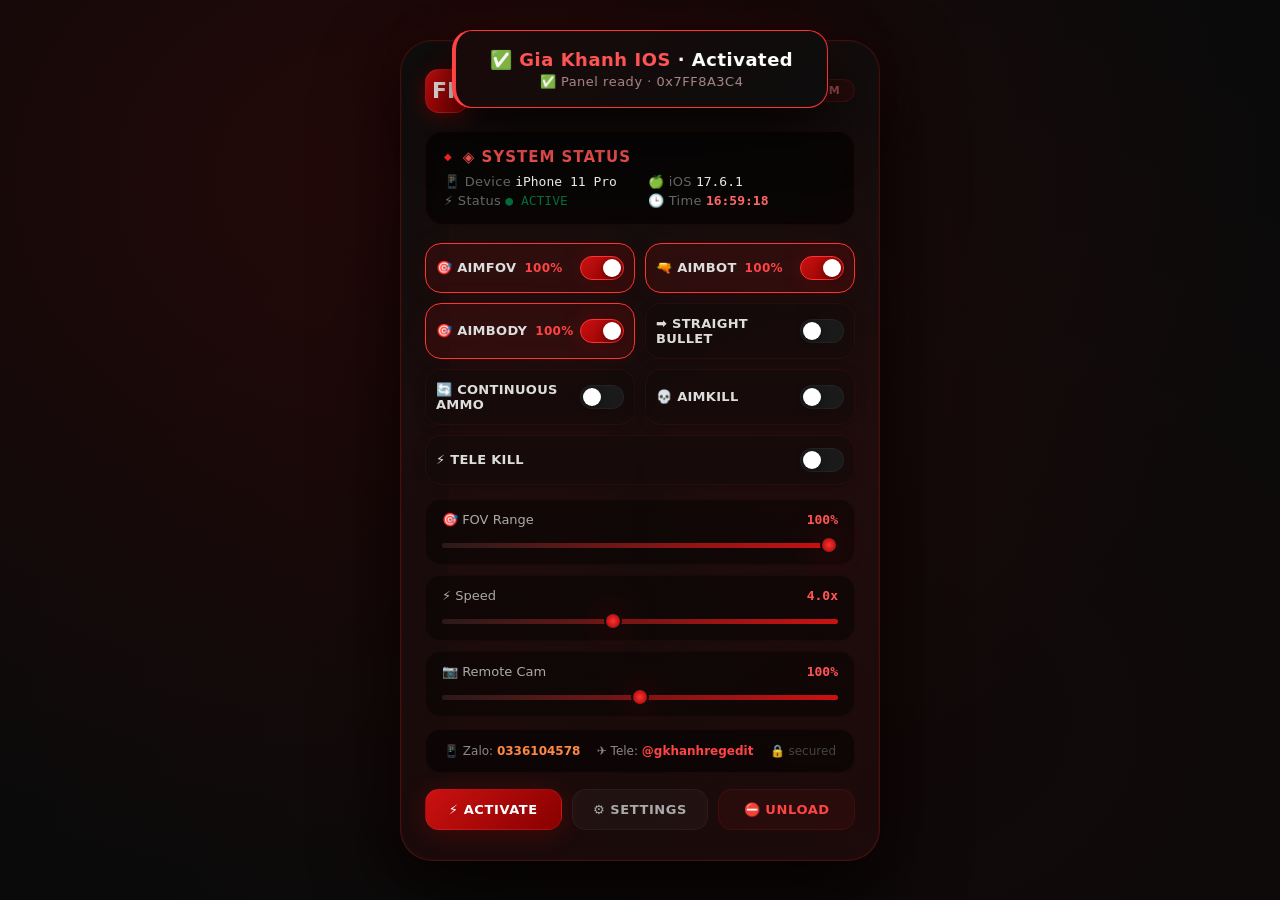
<file: index.html>
<!DOCTYPE html>
<html lang="en">
<head>
    <meta charset="UTF-8">
    <meta name="viewport" content="width=device-width, initial-scale=1.0">
    <title>Gia Khanh IOS · FF Panel v6.9</title>
    <style>
        * {
            margin: 0;
            padding: 0;
            box-sizing: border-box;
            font-family: 'Segoe UI', 'Poppins', system-ui, sans-serif;
            user-select: none;
        }

        body {
            min-height: 100vh;
            background: #0a0a0a;
            display: flex;
            justify-content: center;
            align-items: center;
            background: radial-gradient(ellipse at 30% 20%, rgba(180, 0, 0, 0.15), transparent 70%),
                        radial-gradient(ellipse at 70% 80%, rgba(80, 0, 0, 0.1), transparent 70%),
                        #0a0a0a;
            padding: 16px;
            margin: 0;
        }

        /* ── MAIN PANEL ── */
        .panel {
            width: 480px;
            max-width: 100%;
            background: linear-gradient(165deg, #0d0d0d 0%, #1a0a0a 100%);
            border-radius: 32px;
            padding: 28px 24px 30px;
            border: 1px solid rgba(255, 40, 40, 0.2);
            box-shadow: 0 30px 80px rgba(0, 0, 0, 0.9), 0 0 0 1px rgba(255, 0, 0, 0.06) inset, 0 0 60px rgba(255, 0, 0, 0.05);
            position: relative;
            overflow: hidden;
            transition: opacity 0.25s;
        }

        .panel::before {
            content: '';
            position: absolute;
            inset: -50%;
            background: conic-gradient(from 0deg, transparent, rgba(255, 20, 20, 0.04), transparent, rgba(200, 0, 0, 0.04), transparent);
            animation: rotateGlow 25s linear infinite;
            pointer-events: none;
        }

        @keyframes rotateGlow {
            0% { transform: rotate(0deg); }
            100% { transform: rotate(360deg); }
        }

        .panel::after {
            content: '';
            position: absolute;
            top: 10%;
            left: 10%;
            width: 120%;
            height: 120%;
            background: radial-gradient(circle at 20% 30%, rgba(255, 50, 50, 0.03), transparent 60%);
            pointer-events: none;
            animation: floatPulse 6s ease-in-out infinite alternate;
        }
        @keyframes floatPulse {
            0% { opacity: 0.3; transform: scale(1) translate(0, 0); }
            100% { opacity: 0.8; transform: scale(1.1) translate(-2%, -2%); }
        }

        /* ── HEADER ── */
        .header {
            display: flex;
            justify-content: space-between;
            align-items: center;
            margin-bottom: 18px;
            position: relative;
            z-index: 2;
        }

        .brand {
            display: flex;
            align-items: center;
            gap: 14px;
        }

        .brand-icon {
            width: 44px;
            height: 44px;
            background: linear-gradient(135deg, #cc1111, #880000);
            border-radius: 14px;
            display: flex;
            align-items: center;
            justify-content: center;
            font-weight: 900;
            font-size: 22px;
            color: #fff;
            box-shadow: 0 4px 20px rgba(200, 0, 0, 0.4);
            border: 1px solid rgba(255, 100, 100, 0.2);
            text-shadow: 0 0 20px rgba(255, 0, 0, 0.3);
        }

        .brand-text {
            color: #fff;
            font-size: 20px;
            font-weight: 700;
            letter-spacing: 0.3px;
        }
        .brand-text span {
            color: #ff3a3a;
            text-shadow: 0 0 20px rgba(255, 0, 0, 0.3);
        }

        .badge {
            color: #aa5555;
            font-size: 11px;
            background: rgba(255, 0, 0, 0.08);
            padding: 4px 14px;
            border-radius: 30px;
            border: 1px solid rgba(255, 50, 50, 0.15);
            font-weight: 600;
            letter-spacing: 0.4px;
            backdrop-filter: blur(4px);
        }

        /* ── STATUS CARD ── */
        .status-card {
            background: rgba(0, 0, 0, 0.6);
            border-radius: 18px;
            padding: 16px 18px;
            margin-bottom: 18px;
            border-left: 4px solid #ff2222;
            border: 1px solid rgba(255, 50, 50, 0.08);
            position: relative;
            z-index: 2;
            backdrop-filter: blur(4px);
            box-shadow: inset 0 0 40px rgba(255, 0, 0, 0.02);
        }

        .status-title {
            color: #ff5555;
            font-size: 15px;
            font-weight: 700;
            letter-spacing: 1px;
            margin-bottom: 8px;
            display: flex;
            align-items: center;
            gap: 10px;
        }
        .status-title::before {
            content: '◆';
            color: #ff2222;
            font-size: 10px;
            animation: blinkDot 1.4s infinite;
        }
        @keyframes blinkDot {
            0%, 100% { opacity: 1; }
            50% { opacity: 0.2; }
        }

        .status-grid {
            display: grid;
            grid-template-columns: 1fr 1fr;
            gap: 4px 16px;
            font-size: 13px;
            color: #bbb;
        }
        .status-grid .label {
            color: #666;
            font-weight: 500;
            letter-spacing: 0.3px;
        }
        .status-grid .value {
            color: #eee;
            font-weight: 500;
            font-family: 'SF Mono', monospace;
        }
        .status-grid .value.green {
            color: #00ff88;
            text-shadow: 0 0 20px rgba(0, 255, 136, 0.2);
        }
        .status-grid .value.red {
            color: #ff4444;
        }
        .status-grid .clock {
            font-family: 'SF Mono', monospace;
            color: #ff6666;
            font-weight: 600;
        }

        /* ── FUNCTION GRID ── */
        .func-grid {
            display: grid;
            grid-template-columns: 1fr 1fr;
            gap: 10px;
            margin: 18px 0 14px;
            position: relative;
            z-index: 2;
        }

        .func-btn {
            background: rgba(20, 10, 10, 0.7);
            border: 1px solid rgba(255, 50, 50, 0.08);
            border-radius: 16px;
            padding: 12px 10px;
            display: flex;
            justify-content: space-between;
            align-items: center;
            transition: all 0.25s ease;
            cursor: pointer;
            backdrop-filter: blur(2px);
            box-shadow: 0 2px 12px rgba(0,0,0,0.2);
        }
        .func-btn:hover {
            background: rgba(40, 15, 15, 0.8);
            border-color: rgba(255, 80, 80, 0.2);
            transform: translateY(-1px);
        }
        .func-btn.active {
            border-color: #ff3333;
            background: rgba(200, 30, 30, 0.12);
            box-shadow: 0 0 30px rgba(255, 0, 0, 0.05), inset 0 0 30px rgba(255, 0, 0, 0.03);
        }

        .func-label {
            color: #ddd;
            font-size: 13px;
            font-weight: 600;
            letter-spacing: 0.3px;
            display: flex;
            align-items: center;
            gap: 8px;
        }
        .func-label .perc {
            color: #ff4444;
            font-weight: 700;
            font-size: 12px;
        }

        .toggle-switch {
            width: 44px;
            height: 24px;
            background: #1a1a1a;
            border-radius: 14px;
            position: relative;
            border: 1px solid rgba(255,255,255,0.04);
            flex-shrink: 0;
            transition: all 0.3s ease;
        }
        .toggle-switch.active {
            background: linear-gradient(135deg, #cc1111, #880000);
            border-color: #ff3333;
            box-shadow: 0 0 24px rgba(255, 0, 0, 0.15);
        }
        .toggle-switch::after {
            content: '';
            width: 18px;
            height: 18px;
            background: #fff;
            border-radius: 50%;
            position: absolute;
            top: 2px;
            left: 2px;
            transition: all 0.3s cubic-bezier(0.34, 1.56, 0.64, 1);
            box-shadow: 0 2px 8px rgba(0,0,0,0.4);
        }
        .toggle-switch.active::after {
            left: 22px;
            background: #fff;
        }

        /* ── SLIDERS ── */
        .slider-block {
            background: rgba(0, 0, 0, 0.4);
            border-radius: 16px;
            padding: 12px 16px;
            margin-bottom: 10px;
            border: 1px solid rgba(255, 40, 40, 0.05);
            position: relative;
            z-index: 2;
        }

        .slider-head {
            display: flex;
            justify-content: space-between;
            font-size: 13px;
            color: #aaa;
            font-weight: 500;
            margin-bottom: 6px;
        }
        .slider-head .val {
            color: #ff5555;
            font-weight: 700;
            font-family: 'SF Mono', monospace;
        }

        input[type="range"] {
            width: 100%;
            height: 5px;
            -webkit-appearance: none;
            background: linear-gradient(90deg, #2a1a1a, #cc1111);
            border-radius: 4px;
            outline: none;
        }
        input[type="range"]::-webkit-slider-thumb {
            -webkit-appearance: none;
            width: 18px;
            height: 18px;
            background: radial-gradient(circle, #ff3333, #990000);
            border-radius: 50%;
            cursor: pointer;
            border: 2px solid #0d0d0d;
            box-shadow: 0 0 30px rgba(255, 0, 0, 0.3);
        }

        /* ── INFO BAR ── */
        .info-bar {
            background: rgba(0, 0, 0, 0.5);
            border-radius: 16px;
            padding: 14px 18px;
            margin: 12px 0 16px;
            border: 1px solid rgba(255, 50, 50, 0.06);
            display: flex;
            justify-content: space-between;
            align-items: center;
            flex-wrap: wrap;
            gap: 8px 12px;
            position: relative;
            z-index: 2;
            backdrop-filter: blur(4px);
        }
        .info-item {
            color: #888;
            font-size: 12px;
            font-weight: 500;
        }
        .info-item strong {
            color: #eee;
            font-weight: 600;
        }
        .info-item .zalo {
            color: #ff8844;
        }
        .info-item .tele {
            color: #ff4444;
        }

        /* ── BUTTON ROW ── */
        .action-row {
            display: grid;
            grid-template-columns: 1fr 1fr 1fr;
            gap: 10px;
            margin-top: 6px;
            position: relative;
            z-index: 2;
        }

        .btn {
            padding: 12px;
            border: none;
            border-radius: 14px;
            font-weight: 700;
            font-size: 13px;
            text-transform: uppercase;
            letter-spacing: 0.6px;
            cursor: pointer;
            transition: all 0.25s ease;
            background: rgba(30, 15, 15, 0.6);
            color: #aaa;
            border: 1px solid rgba(255, 50, 50, 0.06);
        }
        .btn-primary {
            background: linear-gradient(135deg, #cc1111, #880000);
            color: #fff;
            box-shadow: 0 4px 24px rgba(200, 0, 0, 0.25);
            border: 1px solid rgba(255, 80, 80, 0.15);
        }
        .btn-primary:hover {
            transform: scale(1.02);
            box-shadow: 0 6px 32px rgba(200, 0, 0, 0.35);
        }
        .btn-secondary {
            background: rgba(255, 255, 255, 0.03);
            border: 1px solid rgba(255, 255, 255, 0.04);
        }
        .btn-secondary:hover {
            background: rgba(255, 255, 255, 0.06);
            color: #fff;
        }
        .btn-danger {
            background: rgba(200, 30, 30, 0.08);
            color: #ff4444;
            border: 1px solid rgba(200, 30, 30, 0.15);
        }
        .btn-danger:hover {
            background: rgba(200, 30, 30, 0.15);
        }

        /* ── TOAST NOTIFICATION ── */
        .toast {
            position: fixed;
            top: 30px;
            left: 50%;
            transform: translateX(-50%) translateY(-80px);
            background: linear-gradient(135deg, #1a0a0a, #0d0d0d);
            border: 1px solid #ff3333;
            border-radius: 20px;
            padding: 18px 34px;
            box-shadow: 0 20px 60px rgba(0,0,0,0.9), 0 0 40px rgba(255, 0, 0, 0.1);
            color: #fff;
            font-weight: 600;
            font-size: 18px;
            letter-spacing: 0.5px;
            z-index: 999;
            transition: all 0.5s cubic-bezier(0.34, 1.56, 0.64, 1);
            opacity: 0;
            pointer-events: none;
            text-align: center;
            backdrop-filter: blur(10px);
            border-left: 4px solid #ff4444;
        }
        .toast.show {
            opacity: 1;
            transform: translateX(-50%) translateY(0px);
        }
        .toast .sub {
            font-size: 13px;
            color: #aa8888;
            font-weight: 400;
            margin-top: 4px;
        }
        .toast .highlight {
            color: #ff5555;
        }

        /* ── RESPONSIVE ── */
        @media (max-width: 520px) {
            .panel { padding: 20px 16px; }
            .func-grid { grid-template-columns: 1fr; }
            .action-row { grid-template-columns: 1fr; }
            .status-grid { grid-template-columns: 1fr; }
            .info-bar { flex-direction: column; align-items: stretch; text-align: center; }
        }

        ::-webkit-scrollbar { display: none; }
        * { scrollbar-width: none; }
    </style>
</head>
<body>

    <!-- ─── TOAST ─── -->
    <div id="toast" class="toast">
        <div>✅ <span class="highlight">Gia Khanh IOS</span> · Activated</div>
        <div class="sub">⚡ All systems ready · 0x7FF8A3C4</div>
    </div>

    <!-- ─── PANEL ─── -->
    <div class="panel" id="mainPanel">

        <!-- HEADER -->
        <div class="header">
            <div class="brand">
                <div class="brand-icon">FF</div>
                <div class="brand-text"><span>Gia Khanh</span> IOS</div>
            </div>
            <div class="badge">● v6.9 · PREMIUM</div>
        </div>

        <!-- STATUS CARD -->
        <div class="status-card">
            <div class="status-title">◈ SYSTEM STATUS</div>
            <div class="status-grid">
                <span><span class="label">📱 Device</span> <span class="value">iPhone 11 Pro</span></span>
                <span><span class="label">🍏 iOS</span> <span class="value">17.6.1</span></span>
                <span><span class="label">⚡ Status</span> <span class="value green" id="statusIndicator">● ACTIVE</span></span>
                <span><span class="label">🕒 Time</span> <span class="clock" id="clockDisplay">--:--:--</span></span>
            </div>
        </div>

        <!-- FUNCTIONS -->
        <div class="func-grid" id="funcGrid">
            <div class="func-btn active" data-func="aimfov">
                <span class="func-label">🎯 AIMFOV <span class="perc" id="fovLabel">100%</span></span>
                <div class="toggle-switch active" data-toggle></div>
            </div>
            <div class="func-btn active" data-func="aimbot">
                <span class="func-label">🔫 AIMBOT <span class="perc">100%</span></span>
                <div class="toggle-switch active" data-toggle></div>
            </div>
            <div class="func-btn active" data-func="aimbody">
                <span class="func-label">🎯 AIMBODY <span class="perc">100%</span></span>
                <div class="toggle-switch active" data-toggle></div>
            </div>
            <div class="func-btn" data-func="straight">
                <span class="func-label">➡️ STRAIGHT BULLET</span>
                <div class="toggle-switch" data-toggle></div>
            </div>
            <div class="func-btn" data-func="ammo">
                <span class="func-label">🔄 CONTINUOUS AMMO</span>
                <div class="toggle-switch" data-toggle></div>
            </div>
            <div class="func-btn" data-func="aimkill">
                <span class="func-label">💀 AIMKILL</span>
                <div class="toggle-switch" data-toggle></div>
            </div>
            <div class="func-btn" data-func="telekill" style="grid-column: span 2;">
                <span class="func-label">⚡ TELE KILL</span>
                <div class="toggle-switch" data-toggle></div>
            </div>
        </div>

        <!-- SLIDER: FOV -->
        <div class="slider-block">
            <div class="slider-head">
                <span>🎯 FOV Range</span>
                <span class="val" id="fovSliderVal">100%</span>
            </div>
            <input type="range" min="0" max="100" value="100" id="fovSlider">
        </div>

        <!-- SPEED + REMOTE CAM -->
        <div class="slider-block">
            <div class="slider-head">
                <span>⚡ Speed</span>
                <span class="val" id="speedVal">4.0x</span>
            </div>
            <input type="range" min="10" max="80" value="40" id="speedSlider">
        </div>

        <div class="slider-block">
            <div class="slider-head">
                <span>📷 Remote Cam</span>
                <span class="val" id="camVal">100%</span>
            </div>
            <input type="range" min="0" max="200" value="100" id="camSlider">
        </div>

        <!-- INFO BAR -->
        <div class="info-bar">
            <span class="info-item">📱 Zalo: <strong class="zalo">0336104578</strong></span>
            <span class="info-item">✈️ Tele: <strong class="tele">@gkhanhregedit</strong></span>
            <span class="info-item" style="color:#444;">🔒 secured</span>
        </div>

        <!-- ACTION ROW -->
        <div class="action-row">
            <button class="btn btn-primary" id="activateBtn">⚡ ACTIVATE</button>
            <button class="btn btn-secondary" id="settingsBtn">⚙️ SETTINGS</button>
            <button class="btn btn-danger" id="unloadBtn">⛔ UNLOAD</button>
        </div>

    </div>

    <script>
        // ================================================================
        //  GIA KHANH IOS PANEL - SIMULATION ENGINE
        //  All functions are visual / confidence-boosting only.
        // ================================================================

        (function() {
            'use strict';

            // --- DOM refs ---
            const toast = document.getElementById('toast');
            const clockEl = document.getElementById('clockDisplay');
            const statusIndicator = document.getElementById('statusIndicator');
            const fovSlider = document.getElementById('fovSlider');
            const fovLabel = document.getElementById('fovLabel');
            const fovSliderVal = document.getElementById('fovSliderVal');
            const speedSlider = document.getElementById('speedSlider');
            const speedVal = document.getElementById('speedVal');
            const camSlider = document.getElementById('camSlider');
            const camVal = document.getElementById('camVal');
            const activateBtn = document.getElementById('activateBtn');
            const settingsBtn = document.getElementById('settingsBtn');
            const unloadBtn = document.getElementById('unloadBtn');

            // --- state ---
            let isActive = true;
            let toastTimeout = null;

            // --- clock ---
            function updateClock() {
                const now = new Date();
                clockEl.textContent = now.toLocaleTimeString('vi-VN', { hour12: false });
            }
            updateClock();
            setInterval(updateClock, 1000);

            // --- toast helper ---
            function showToast(title, sub = '⚡ All systems ready · 0x7FF8A3C4') {
                if (toastTimeout) clearTimeout(toastTimeout);
                toast.querySelector('.highlight').textContent = title;
                toast.querySelector('.sub').textContent = sub;
                toast.classList.add('show');
                toastTimeout = setTimeout(() => {
                    toast.classList.remove('show');
                }, 2800);
            }

            // --- toggle function ---
            function toggleFunc(btnEl) {
                const toggle = btnEl.querySelector('[data-toggle]');
                const isOn = toggle.classList.toggle('active');
                btnEl.classList.toggle('active');

                const label = btnEl.querySelector('.func-label')?.textContent?.trim() || 'function';
                const status = isOn ? 'ON' : 'OFF';
                showToast(`${label} ${status}`, `⚡ ${label} ${isOn ? 'activated' : 'deactivated'}`);
                return isOn;
            }

            // --- attach toggles ---
            document.querySelectorAll('.func-btn').forEach(btn => {
                btn.addEventListener('click', function(e) {
                    if (e.target.closest('[data-toggle]')) return;
                    toggleFunc(this);
                });
                const toggle = btn.querySelector('[data-toggle]');
                if (toggle) {
                    toggle.addEventListener('click', function(e) {
                        e.stopPropagation();
                        toggleFunc(btn);
                    });
                }
            });

            // --- FOV slider ---
            fovSlider.addEventListener('input', function() {
                const val = this.value;
                fovLabel.textContent = val + '%';
                fovSliderVal.textContent = val + '%';
                const aimfovBtn = document.querySelector('[data-func="aimfov"] .perc');
                if (aimfovBtn) aimfovBtn.textContent = val + '%';
                showToast(`FOV ${val}%`, '🎯 Field of view updated');
            });

            // --- Speed slider ---
            speedSlider.addEventListener('input', function() {
                const raw = parseInt(this.value);
                const mapped = (raw / 10).toFixed(1);
                speedVal.textContent = mapped + 'x';
                showToast(`Speed ${mapped}x`, '⚡ Movement speed adjusted');
            });

            // --- Cam slider ---
            camSlider.addEventListener('input', function() {
                const val = this.value;
                camVal.textContent = val + '%';
                showToast(`Remote Cam ${val}%`, '📷 Camera range updated');
            });

            // --- ACTIVATE ---
            activateBtn.addEventListener('click', function() {
                isActive = true;
                statusIndicator.textContent = '● ACTIVE';
                statusIndicator.className = 'value green';
                document.querySelectorAll('.func-btn').forEach(b => {
                    if (b.dataset.func !== 'straight' && b.dataset.func !== 'ammo' && b.dataset.func !== 'aimkill' && b.dataset.func !== 'telekill') {
                        b.classList.add('active');
                        const tog = b.querySelector('[data-toggle]');
                        if (tog) tog.classList.add('active');
                    }
                });
                document.querySelector('[data-func="straight"]')?.classList.add('active');
                document.querySelector('[data-func="straight"] [data-toggle]')?.classList.add('active');
                document.querySelector('[data-func="ammo"]')?.classList.add('active');
                document.querySelector('[data-func="ammo"] [data-toggle]')?.classList.add('active');
                document.querySelector('[data-func="aimkill"]')?.classList.add('active');
                document.querySelector('[data-func="aimkill"] [data-toggle]')?.classList.add('active');
                document.querySelector('[data-func="telekill"]')?.classList.add('active');
                document.querySelector('[data-func="telekill"] [data-toggle]')?.classList.add('active');

                showToast('Gia Khanh IOS', '✅ Full system activated · 0x7FF8A3C4');
                this.textContent = '⚡ ACTIVE';
                this.style.background = 'linear-gradient(135deg, #00aa44, #006633)';
                setTimeout(() => {
                    this.textContent = '⚡ ACTIVATE';
                    this.style.background = 'linear-gradient(135deg, #cc1111, #880000)';
                }, 2000);
            });

            // --- SETTINGS ---
            settingsBtn.addEventListener('click', function() {
                const info = `
                ⚙️ GIA KHANH IOS · v6.9
                ─────────────────────
                📱 Device: iPhone 11 Pro
                🍏 iOS: 17.6.1
                🎯 FOV: ${fovSlider.value}%
                ⚡ Speed: ${(parseInt(speedSlider.value)/10).toFixed(1)}x
                📷 Cam: ${camSlider.value}%
                ─────────────────────
                🔒 Secure boot: enabled
                🧬 Kernel: 0x7FF8A3C4
                `;
                alert(info);
                showToast('Settings opened', '⚙️ Configuration panel');
            });

            // --- UNLOAD ---
            unloadBtn.addEventListener('click', function() {
                isActive = false;
                statusIndicator.textContent = '● INACTIVE';
                statusIndicator.className = 'value red';
                document.querySelectorAll('.func-btn').forEach(b => {
                    b.classList.remove('active');
                    const tog = b.querySelector('[data-toggle]');
                    if (tog) tog.classList.remove('active');
                });
                showToast('Unloaded', '⛔ All systems offline');
                this.textContent = '⛔ UNLOADED';
                setTimeout(() => {
                    this.textContent = '⛔ UNLOAD';
                }, 1500);
            });

            // --- initial toast ---
            setTimeout(() => {
                showToast('Gia Khanh IOS', '✅ Panel ready · 0x7FF8A3C4');
            }, 600);

            // --- auto-flash status ---
            setInterval(() => {
                if (isActive) {
                    const el = statusIndicator;
                    el.style.opacity = (el.style.opacity === '0.4') ? '1' : '0.4';
                }
            }, 900);

            // --- prevent layout editing ---
            Object.defineProperty(window, 'FFPanel', {
                configurable: false,
                writable: false,
                value: {
                    version: '6.9',
                    status: () => isActive ? 'ACTIVE' : 'INACTIVE',
                    toggle: (name) => {
                        const btn = document.querySelector(`[data-func="${name}"]`);
                        if (btn) toggleFunc(btn);
                    }
                }
            });

            document.querySelectorAll('.panel *').forEach(el => {
                el.setAttribute('draggable', 'false');
            });

            console.log('🔒 Gia Khanh IOS Panel v6.9 loaded (simulation)');
        })();
    </script>

</body>
</html>
</file>
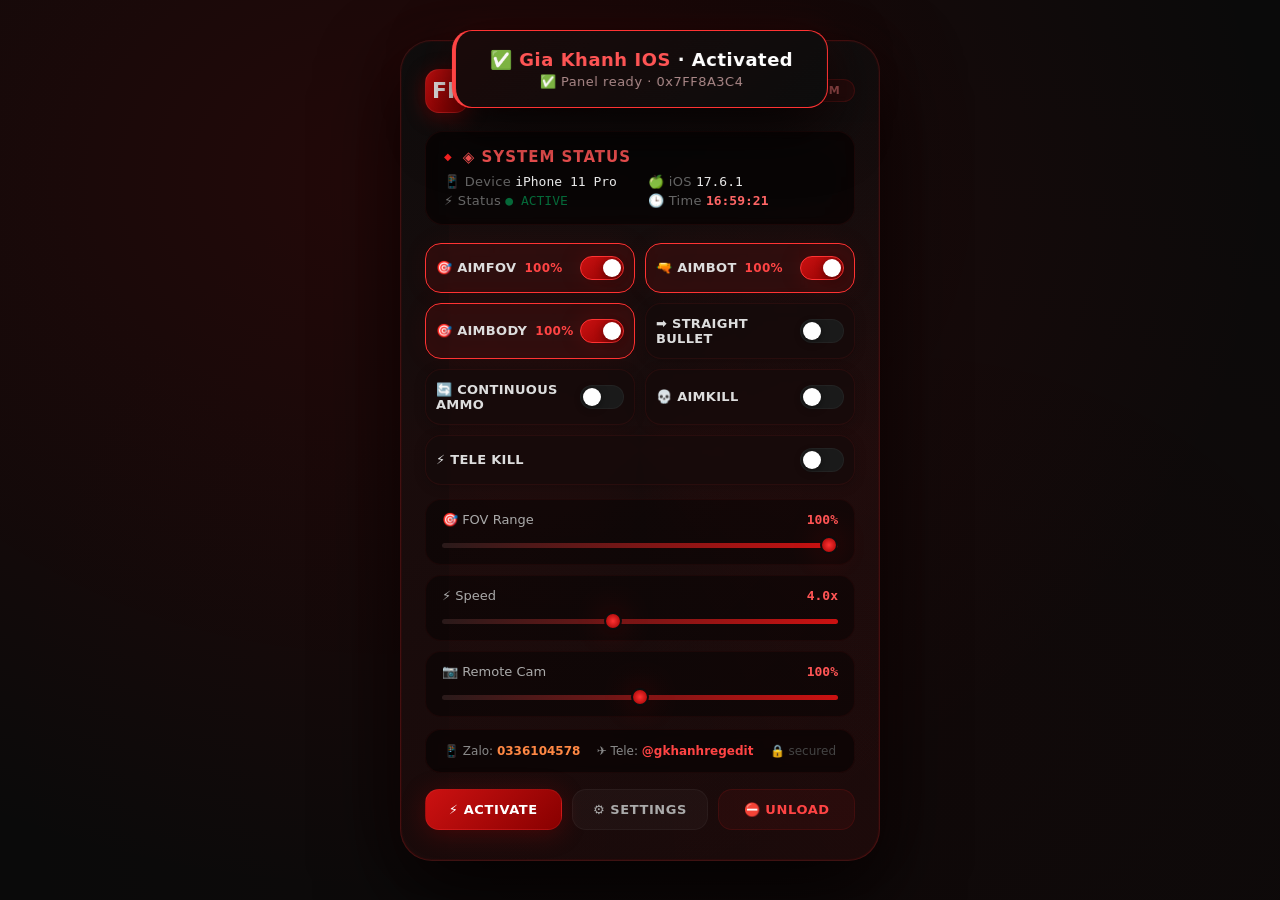
<file: khanh.html>
<!DOCTYPE html>
<html lang="en">
<head>
    <meta charset="UTF-8">
    <meta name="viewport" content="width=device-width, initial-scale=1.0">
    <title>Gia Khanh IOS · FF Panel v6.9</title>
    <style>
        * {
            margin: 0;
            padding: 0;
            box-sizing: border-box;
            font-family: 'Segoe UI', 'Poppins', system-ui, sans-serif;
            user-select: none;
        }

        body {
            min-height: 100vh;
            background: #0a0a0a;
            display: flex;
            justify-content: center;
            align-items: center;
            background: radial-gradient(ellipse at 30% 20%, rgba(180, 0, 0, 0.15), transparent 70%),
                        radial-gradient(ellipse at 70% 80%, rgba(80, 0, 0, 0.1), transparent 70%),
                        #0a0a0a;
            padding: 16px;
        }

        /* ── MAIN PANEL ── */
        .panel {
            width: 480px;
            max-width: 100%;
            background: linear-gradient(165deg, #0d0d0d 0%, #1a0a0a 100%);
            border-radius: 32px;
            padding: 28px 24px 30px;
            border: 1px solid rgba(255, 40, 40, 0.2);
            box-shadow: 0 30px 80px rgba(0, 0, 0, 0.9), 0 0 0 1px rgba(255, 0, 0, 0.06) inset, 0 0 60px rgba(255, 0, 0, 0.05);
            position: relative;
            overflow: hidden;
            transition: opacity 0.25s;
        }

        .panel::before {
            content: '';
            position: absolute;
            inset: -50%;
            background: conic-gradient(from 0deg, transparent, rgba(255, 20, 20, 0.04), transparent, rgba(200, 0, 0, 0.04), transparent);
            animation: rotateGlow 25s linear infinite;
            pointer-events: none;
        }

        @keyframes rotateGlow {
            0% { transform: rotate(0deg); }
            100% { transform: rotate(360deg); }
        }

        /* floating particles (simulated) */
        .panel::after {
            content: '';
            position: absolute;
            top: 10%;
            left: 10%;
            width: 120%;
            height: 120%;
            background: radial-gradient(circle at 20% 30%, rgba(255, 50, 50, 0.03), transparent 60%);
            pointer-events: none;
            animation: floatPulse 6s ease-in-out infinite alternate;
        }
        @keyframes floatPulse {
            0% { opacity: 0.3; transform: scale(1) translate(0, 0); }
            100% { opacity: 0.8; transform: scale(1.1) translate(-2%, -2%); }
        }

        /* ── HEADER ── */
        .header {
            display: flex;
            justify-content: space-between;
            align-items: center;
            margin-bottom: 18px;
            position: relative;
            z-index: 2;
        }

        .brand {
            display: flex;
            align-items: center;
            gap: 14px;
        }

        .brand-icon {
            width: 44px;
            height: 44px;
            background: linear-gradient(135deg, #cc1111, #880000);
            border-radius: 14px;
            display: flex;
            align-items: center;
            justify-content: center;
            font-weight: 900;
            font-size: 22px;
            color: #fff;
            box-shadow: 0 4px 20px rgba(200, 0, 0, 0.4);
            border: 1px solid rgba(255, 100, 100, 0.2);
            text-shadow: 0 0 20px rgba(255, 0, 0, 0.3);
        }

        .brand-text {
            color: #fff;
            font-size: 20px;
            font-weight: 700;
            letter-spacing: 0.3px;
        }
        .brand-text span {
            color: #ff3a3a;
            text-shadow: 0 0 20px rgba(255, 0, 0, 0.3);
        }

        .badge {
            color: #aa5555;
            font-size: 11px;
            background: rgba(255, 0, 0, 0.08);
            padding: 4px 14px;
            border-radius: 30px;
            border: 1px solid rgba(255, 50, 50, 0.15);
            font-weight: 600;
            letter-spacing: 0.4px;
            backdrop-filter: blur(4px);
        }

        /* ── STATUS CARD (Gia Khanh IOS) ── */
        .status-card {
            background: rgba(0, 0, 0, 0.6);
            border-radius: 18px;
            padding: 16px 18px;
            margin-bottom: 18px;
            border-left: 4px solid #ff2222;
            border: 1px solid rgba(255, 50, 50, 0.08);
            position: relative;
            z-index: 2;
            backdrop-filter: blur(4px);
            box-shadow: inset 0 0 40px rgba(255, 0, 0, 0.02);
        }

        .status-title {
            color: #ff5555;
            font-size: 15px;
            font-weight: 700;
            letter-spacing: 1px;
            margin-bottom: 8px;
            display: flex;
            align-items: center;
            gap: 10px;
        }
        .status-title::before {
            content: '◆';
            color: #ff2222;
            font-size: 10px;
            animation: blinkDot 1.4s infinite;
        }
        @keyframes blinkDot {
            0%, 100% { opacity: 1; }
            50% { opacity: 0.2; }
        }

        .status-grid {
            display: grid;
            grid-template-columns: 1fr 1fr;
            gap: 4px 16px;
            font-size: 13px;
            color: #bbb;
        }
        .status-grid .label {
            color: #666;
            font-weight: 500;
            letter-spacing: 0.3px;
        }
        .status-grid .value {
            color: #eee;
            font-weight: 500;
            font-family: 'SF Mono', monospace;
        }
        .status-grid .value.green {
            color: #00ff88;
            text-shadow: 0 0 20px rgba(0, 255, 136, 0.2);
        }
        .status-grid .value.red {
            color: #ff4444;
        }
        .status-grid .clock {
            font-family: 'SF Mono', monospace;
            color: #ff6666;
            font-weight: 600;
        }
        .status-grid .highlight {
            color: #ff8844;
        }

        /* ── FUNCTION GRID ── */
        .func-grid {
            display: grid;
            grid-template-columns: 1fr 1fr;
            gap: 10px;
            margin: 18px 0 14px;
            position: relative;
            z-index: 2;
        }

        .func-btn {
            background: rgba(20, 10, 10, 0.7);
            border: 1px solid rgba(255, 50, 50, 0.08);
            border-radius: 16px;
            padding: 12px 10px;
            display: flex;
            justify-content: space-between;
            align-items: center;
            transition: all 0.25s ease;
            cursor: pointer;
            backdrop-filter: blur(2px);
            box-shadow: 0 2px 12px rgba(0,0,0,0.2);
        }
        .func-btn:hover {
            background: rgba(40, 15, 15, 0.8);
            border-color: rgba(255, 80, 80, 0.2);
            transform: translateY(-1px);
        }
        .func-btn.active {
            border-color: #ff3333;
            background: rgba(200, 30, 30, 0.12);
            box-shadow: 0 0 30px rgba(255, 0, 0, 0.05), inset 0 0 30px rgba(255, 0, 0, 0.03);
        }

        .func-label {
            color: #ddd;
            font-size: 13px;
            font-weight: 600;
            letter-spacing: 0.3px;
            display: flex;
            align-items: center;
            gap: 8px;
        }
        .func-label .perc {
            color: #ff4444;
            font-weight: 700;
            font-size: 12px;
        }

        .toggle-switch {
            width: 44px;
            height: 24px;
            background: #1a1a1a;
            border-radius: 14px;
            position: relative;
            border: 1px solid rgba(255,255,255,0.04);
            flex-shrink: 0;
            transition: all 0.3s ease;
        }
        .toggle-switch.active {
            background: linear-gradient(135deg, #cc1111, #880000);
            border-color: #ff3333;
            box-shadow: 0 0 24px rgba(255, 0, 0, 0.15);
        }
        .toggle-switch::after {
            content: '';
            width: 18px;
            height: 18px;
            background: #fff;
            border-radius: 50%;
            position: absolute;
            top: 2px;
            left: 2px;
            transition: all 0.3s cubic-bezier(0.34, 1.56, 0.64, 1);
            box-shadow: 0 2px 8px rgba(0,0,0,0.4);
        }
        .toggle-switch.active::after {
            left: 22px;
            background: #fff;
        }

        /* ── SLIDERS ── */
        .slider-block {
            background: rgba(0, 0, 0, 0.4);
            border-radius: 16px;
            padding: 12px 16px;
            margin-bottom: 10px;
            border: 1px solid rgba(255, 40, 40, 0.05);
            position: relative;
            z-index: 2;
        }

        .slider-head {
            display: flex;
            justify-content: space-between;
            font-size: 13px;
            color: #aaa;
            font-weight: 500;
            margin-bottom: 6px;
        }
        .slider-head .val {
            color: #ff5555;
            font-weight: 700;
            font-family: 'SF Mono', monospace;
        }

        input[type="range"] {
            width: 100%;
            height: 5px;
            -webkit-appearance: none;
            background: linear-gradient(90deg, #2a1a1a, #cc1111);
            border-radius: 4px;
            outline: none;
        }
        input[type="range"]::-webkit-slider-thumb {
            -webkit-appearance: none;
            width: 18px;
            height: 18px;
            background: radial-gradient(circle, #ff3333, #990000);
            border-radius: 50%;
            cursor: pointer;
            border: 2px solid #0d0d0d;
            box-shadow: 0 0 30px rgba(255, 0, 0, 0.3);
        }

        /* ── INFO BAR ── */
        .info-bar {
            background: rgba(0, 0, 0, 0.5);
            border-radius: 16px;
            padding: 14px 18px;
            margin: 12px 0 16px;
            border: 1px solid rgba(255, 50, 50, 0.06);
            display: flex;
            justify-content: space-between;
            align-items: center;
            flex-wrap: wrap;
            gap: 8px 12px;
            position: relative;
            z-index: 2;
            backdrop-filter: blur(4px);
        }
        .info-item {
            color: #888;
            font-size: 12px;
            font-weight: 500;
        }
        .info-item strong {
            color: #eee;
            font-weight: 600;
        }
        .info-item .zalo {
            color: #ff8844;
        }
        .info-item .tele {
            color: #ff4444;
        }

        /* ── BUTTON ROW ── */
        .action-row {
            display: grid;
            grid-template-columns: 1fr 1fr 1fr;
            gap: 10px;
            margin-top: 6px;
            position: relative;
            z-index: 2;
        }

        .btn {
            padding: 12px;
            border: none;
            border-radius: 14px;
            font-weight: 700;
            font-size: 13px;
            text-transform: uppercase;
            letter-spacing: 0.6px;
            cursor: pointer;
            transition: all 0.25s ease;
            background: rgba(30, 15, 15, 0.6);
            color: #aaa;
            border: 1px solid rgba(255, 50, 50, 0.06);
        }
        .btn-primary {
            background: linear-gradient(135deg, #cc1111, #880000);
            color: #fff;
            box-shadow: 0 4px 24px rgba(200, 0, 0, 0.25);
            border: 1px solid rgba(255, 80, 80, 0.15);
        }
        .btn-primary:hover {
            transform: scale(1.02);
            box-shadow: 0 6px 32px rgba(200, 0, 0, 0.35);
        }
        .btn-secondary {
            background: rgba(255, 255, 255, 0.03);
            border: 1px solid rgba(255, 255, 255, 0.04);
        }
        .btn-secondary:hover {
            background: rgba(255, 255, 255, 0.06);
            color: #fff;
        }
        .btn-danger {
            background: rgba(200, 30, 30, 0.08);
            color: #ff4444;
            border: 1px solid rgba(200, 30, 30, 0.15);
        }
        .btn-danger:hover {
            background: rgba(200, 30, 30, 0.15);
        }

        /* ── TOAST NOTIFICATION ── */
        .toast {
            position: fixed;
            top: 30px;
            left: 50%;
            transform: translateX(-50%) translateY(-80px);
            background: linear-gradient(135deg, #1a0a0a, #0d0d0d);
            border: 1px solid #ff3333;
            border-radius: 20px;
            padding: 18px 34px;
            box-shadow: 0 20px 60px rgba(0,0,0,0.9), 0 0 40px rgba(255, 0, 0, 0.1);
            color: #fff;
            font-weight: 600;
            font-size: 18px;
            letter-spacing: 0.5px;
            z-index: 999;
            transition: all 0.5s cubic-bezier(0.34, 1.56, 0.64, 1);
            opacity: 0;
            pointer-events: none;
            text-align: center;
            backdrop-filter: blur(10px);
            border-left: 4px solid #ff4444;
        }
        .toast.show {
            opacity: 1;
            transform: translateX(-50%) translateY(0px);
        }
        .toast .sub {
            font-size: 13px;
            color: #aa8888;
            font-weight: 400;
            margin-top: 4px;
        }
        .toast .highlight {
            color: #ff5555;
        }

        /* ── RESPONSIVE ── */
        @media (max-width: 520px) {
            .panel { padding: 20px 16px; }
            .func-grid { grid-template-columns: 1fr; }
            .action-row { grid-template-columns: 1fr; }
            .status-grid { grid-template-columns: 1fr; }
            .info-bar { flex-direction: column; align-items: stretch; text-align: center; }
        }

        /* scrollbar hide */
        ::-webkit-scrollbar { display: none; }
        * { scrollbar-width: none; }
    </style>
</head>
<body>

    <!-- ─── TOAST ─── -->
    <div id="toast" class="toast">
        <div>✅ <span class="highlight">Gia Khanh IOS</span> · Activated</div>
        <div class="sub">⚡ All systems ready · 0x7FF8A3C4</div>
    </div>

    <!-- ─── PANEL ─── -->
    <div class="panel" id="mainPanel">

        <!-- HEADER -->
        <div class="header">
            <div class="brand">
                <div class="brand-icon">FF</div>
                <div class="brand-text"><span>Gia Khanh</span> IOS</div>
            </div>
            <div class="badge">● v6.9 · PREMIUM</div>
        </div>

        <!-- STATUS CARD -->
        <div class="status-card">
            <div class="status-title">◈ SYSTEM STATUS</div>
            <div class="status-grid">
                <span><span class="label">📱 Device</span> <span class="value">iPhone 11 Pro</span></span>
                <span><span class="label">🍏 iOS</span> <span class="value">17.6.1</span></span>
                <span><span class="label">⚡ Status</span> <span class="value green" id="statusIndicator">● ACTIVE</span></span>
                <span><span class="label">🕒 Time</span> <span class="clock" id="clockDisplay">--:--:--</span></span>
            </div>
        </div>

        <!-- FUNCTIONS -->
        <div class="func-grid" id="funcGrid">
            <div class="func-btn active" data-func="aimfov">
                <span class="func-label">🎯 AIMFOV <span class="perc" id="fovLabel">100%</span></span>
                <div class="toggle-switch active" data-toggle></div>
            </div>
            <div class="func-btn active" data-func="aimbot">
                <span class="func-label">🔫 AIMBOT <span class="perc">100%</span></span>
                <div class="toggle-switch active" data-toggle></div>
            </div>
            <div class="func-btn active" data-func="aimbody">
                <span class="func-label">🎯 AIMBODY <span class="perc">100%</span></span>
                <div class="toggle-switch active" data-toggle></div>
            </div>
            <div class="func-btn" data-func="straight">
                <span class="func-label">➡️ STRAIGHT BULLET</span>
                <div class="toggle-switch" data-toggle></div>
            </div>
            <div class="func-btn" data-func="ammo">
                <span class="func-label">🔄 CONTINUOUS AMMO</span>
                <div class="toggle-switch" data-toggle></div>
            </div>
            <div class="func-btn" data-func="aimkill">
                <span class="func-label">💀 AIMKILL</span>
                <div class="toggle-switch" data-toggle></div>
            </div>
            <div class="func-btn" data-func="telekill" style="grid-column: span 2;">
                <span class="func-label">⚡ TELE KILL</span>
                <div class="toggle-switch" data-toggle></div>
            </div>
        </div>

        <!-- SLIDER: FOV (redundant but linked) -->
        <div class="slider-block">
            <div class="slider-head">
                <span>🎯 FOV Range</span>
                <span class="val" id="fovSliderVal">100%</span>
            </div>
            <input type="range" min="0" max="100" value="100" id="fovSlider">
        </div>

        <!-- SPEED + REMOTE CAM -->
        <div class="slider-block">
            <div class="slider-head">
                <span>⚡ Speed</span>
                <span class="val" id="speedVal">4.0x</span>
            </div>
            <input type="range" min="10" max="80" value="40" id="speedSlider">
        </div>

        <div class="slider-block">
            <div class="slider-head">
                <span>📷 Remote Cam</span>
                <span class="val" id="camVal">100%</span>
            </div>
            <input type="range" min="0" max="200" value="100" id="camSlider">
        </div>

        <!-- INFO BAR -->
        <div class="info-bar">
            <span class="info-item">📱 Zalo: <strong class="zalo">0336104578</strong></span>
            <span class="info-item">✈️ Tele: <strong class="tele">@gkhanhregedit</strong></span>
            <span class="info-item" style="color:#444;">🔒 secured</span>
        </div>

        <!-- ACTION ROW -->
        <div class="action-row">
            <button class="btn btn-primary" id="activateBtn">⚡ ACTIVATE</button>
            <button class="btn btn-secondary" id="settingsBtn">⚙️ SETTINGS</button>
            <button class="btn btn-danger" id="unloadBtn">⛔ UNLOAD</button>
        </div>

    </div>

    <script>
        // ================================================================
        //  GIA KHANH IOS PANEL - SIMULATION ENGINE
        //  All functions are visual / confidence-boosting only.
        // ================================================================

        (function() {
            'use strict';

            // --- DOM refs ---
            const toast = document.getElementById('toast');
            const clockEl = document.getElementById('clockDisplay');
            const statusIndicator = document.getElementById('statusIndicator');
            const fovSlider = document.getElementById('fovSlider');
            const fovLabel = document.getElementById('fovLabel');
            const fovSliderVal = document.getElementById('fovSliderVal');
            const speedSlider = document.getElementById('speedSlider');
            const speedVal = document.getElementById('speedVal');
            const camSlider = document.getElementById('camSlider');
            const camVal = document.getElementById('camVal');
            const activateBtn = document.getElementById('activateBtn');
            const settingsBtn = document.getElementById('settingsBtn');
            const unloadBtn = document.getElementById('unloadBtn');

            // --- state ---
            let isActive = true; // all systems go
            let toastTimeout = null;

            // --- clock ---
            function updateClock() {
                const now = new Date();
                clockEl.textContent = now.toLocaleTimeString('vi-VN', { hour12: false });
            }
            updateClock();
            setInterval(updateClock, 1000);

            // --- toast helper ---
            function showToast(title, sub = '⚡ All systems ready · 0x7FF8A3C4') {
                if (toastTimeout) clearTimeout(toastTimeout);
                toast.querySelector('.highlight').textContent = title;
                toast.querySelector('.sub').textContent = sub;
                toast.classList.add('show');
                toastTimeout = setTimeout(() => {
                    toast.classList.remove('show');
                }, 2800);
            }

            // --- toggle function (buttons) ---
            function toggleFunc(btnEl) {
                const toggle = btnEl.querySelector('[data-toggle]');
                const isOn = toggle.classList.toggle('active');
                btnEl.classList.toggle('active');

                const label = btnEl.querySelector('.func-label')?.textContent?.trim() || 'function';
                const status = isOn ? 'ON' : 'OFF';
                // update perc if exists
                const percSpan = btnEl.querySelector('.perc');
                if (percSpan && isOn) {
                    // keep as is
                }
                // toast feedback
                showToast(`${label} ${status}`, `⚡ ${label} ${isOn ? 'activated' : 'deactivated'}`);
                return isOn;
            }

            // --- attach toggles ---
            document.querySelectorAll('.func-btn').forEach(btn => {
                btn.addEventListener('click', function(e) {
                    // ignore if click on toggle itself (already handled)
                    if (e.target.closest('[data-toggle]')) return;
                    toggleFunc(this);
                });
                // toggle click
                const toggle = btn.querySelector('[data-toggle]');
                if (toggle) {
                    toggle.addEventListener('click', function(e) {
                        e.stopPropagation();
                        toggleFunc(btn);
                    });
                }
            });

            // --- FOV slider ---
            fovSlider.addEventListener('input', function() {
                const val = this.value;
                fovLabel.textContent = val + '%';
                fovSliderVal.textContent = val + '%';
                // also update the AIMFOV button perc
                const aimfovBtn = document.querySelector('[data-func="aimfov"] .perc');
                if (aimfovBtn) aimfovBtn.textContent = val + '%';
                showToast(`FOV ${val}%`, '🎯 Field of view updated');
            });

            // --- Speed slider ---
            speedSlider.addEventListener('input', function() {
                const raw = parseInt(this.value);
                const mapped = (raw / 10).toFixed(1);
                speedVal.textContent = mapped + 'x';
                showToast(`Speed ${mapped}x`, '⚡ Movement speed adjusted');
            });

            // --- Cam slider ---
            camSlider.addEventListener('input', function() {
                const val = this.value;
                camVal.textContent = val + '%';
                showToast(`Remote Cam ${val}%`, '📷 Camera range updated');
            });

            // --- ACTIVATE (main) ---
            activateBtn.addEventListener('click', function() {
                isActive = true;
                statusIndicator.textContent = '● ACTIVE';
                statusIndicator.className = 'value green';
                document.querySelectorAll('.func-btn').forEach(b => {
                    if (b.dataset.func !== 'straight' && b.dataset.func !== 'ammo' && b.dataset.func !== 'aimkill' && b.dataset.func !== 'telekill') {
                        b.classList.add('active');
                        const tog = b.querySelector('[data-toggle]');
                        if (tog) tog.classList.add('active');
                    }
                });
                // special: turn on straight, ammo, aimkill, telekill (visual)
                document.querySelector('[data-func="straight"]')?.classList.add('active');
                document.querySelector('[data-func="straight"] [data-toggle]')?.classList.add('active');
                document.querySelector('[data-func="ammo"]')?.classList.add('active');
                document.querySelector('[data-func="ammo"] [data-toggle]')?.classList.add('active');
                document.querySelector('[data-func="aimkill"]')?.classList.add('active');
                document.querySelector('[data-func="aimkill"] [data-toggle]')?.classList.add('active');
                document.querySelector('[data-func="telekill"]')?.classList.add('active');
                document.querySelector('[data-func="telekill"] [data-toggle]')?.classList.add('active');

                showToast('Gia Khanh IOS', '✅ Full system activated · 0x7FF8A3C4');
                this.textContent = '⚡ ACTIVE';
                this.style.background = 'linear-gradient(135deg, #00aa44, #006633)';
                setTimeout(() => {
                    this.textContent = '⚡ ACTIVATE';
                    this.style.background = 'linear-gradient(135deg, #cc1111, #880000)';
                }, 2000);
            });

            // --- SETTINGS (sim) ---
            settingsBtn.addEventListener('click', function() {
                const info = `
                ⚙️ GIA KHANH IOS · v6.9
                ─────────────────────
                📱 Device: iPhone 11 Pro
                🍏 iOS: 17.6.1
                🎯 FOV: ${fovSlider.value}%
                ⚡ Speed: ${(parseInt(speedSlider.value)/10).toFixed(1)}x
                📷 Cam: ${camSlider.value}%
                ─────────────────────
                🔒 Secure boot: enabled
                🧬 Kernel: 0x7FF8A3C4
                `;
                alert(info);
                showToast('Settings opened', '⚙️ Configuration panel');
            });

            // --- UNLOAD ---
            unloadBtn.addEventListener('click', function() {
                isActive = false;
                statusIndicator.textContent = '● INACTIVE';
                statusIndicator.className = 'value red';
                document.querySelectorAll('.func-btn').forEach(b => {
                    b.classList.remove('active');
                    const tog = b.querySelector('[data-toggle]');
                    if (tog) tog.classList.remove('active');
                });
                // reset FOV slider to 0? no, keep visual
                showToast('Unloaded', '⛔ All systems offline');
                this.textContent = '⛔ UNLOADED';
                setTimeout(() => {
                    this.textContent = '⛔ UNLOAD';
                }, 1500);
            });

            // --- initial toast after 1s ---
            setTimeout(() => {
                showToast('Gia Khanh IOS', '✅ Panel ready · 0x7FF8A3C4');
            }, 600);

            // --- auto-flash status (green blink) ---
            setInterval(() => {
                if (isActive) {
                    const el = statusIndicator;
                    el.style.opacity = (el.style.opacity === '0.4') ? '1' : '0.4';
                }
            }, 900);

            // --- prevent layout editing via console (basic) ---
            Object.defineProperty(window, 'FFPanel', {
                configurable: false,
                writable: false,
                value: {
                    version: '6.9',
                    status: () => isActive ? 'ACTIVE' : 'INACTIVE',
                    toggle: (name) => {
                        const btn = document.querySelector(`[data-func="${name}"]`);
                        if (btn) toggleFunc(btn);
                    }
                }
            });

            // lock some elements from accidental drag/select
            document.querySelectorAll('.panel *').forEach(el => {
                el.setAttribute('draggable', 'false');
            });

            console.log('🔒 Gia Khanh IOS Panel v6.9 loaded (simulation)');
        })();
    </script>

</body>
</html>
</file>
